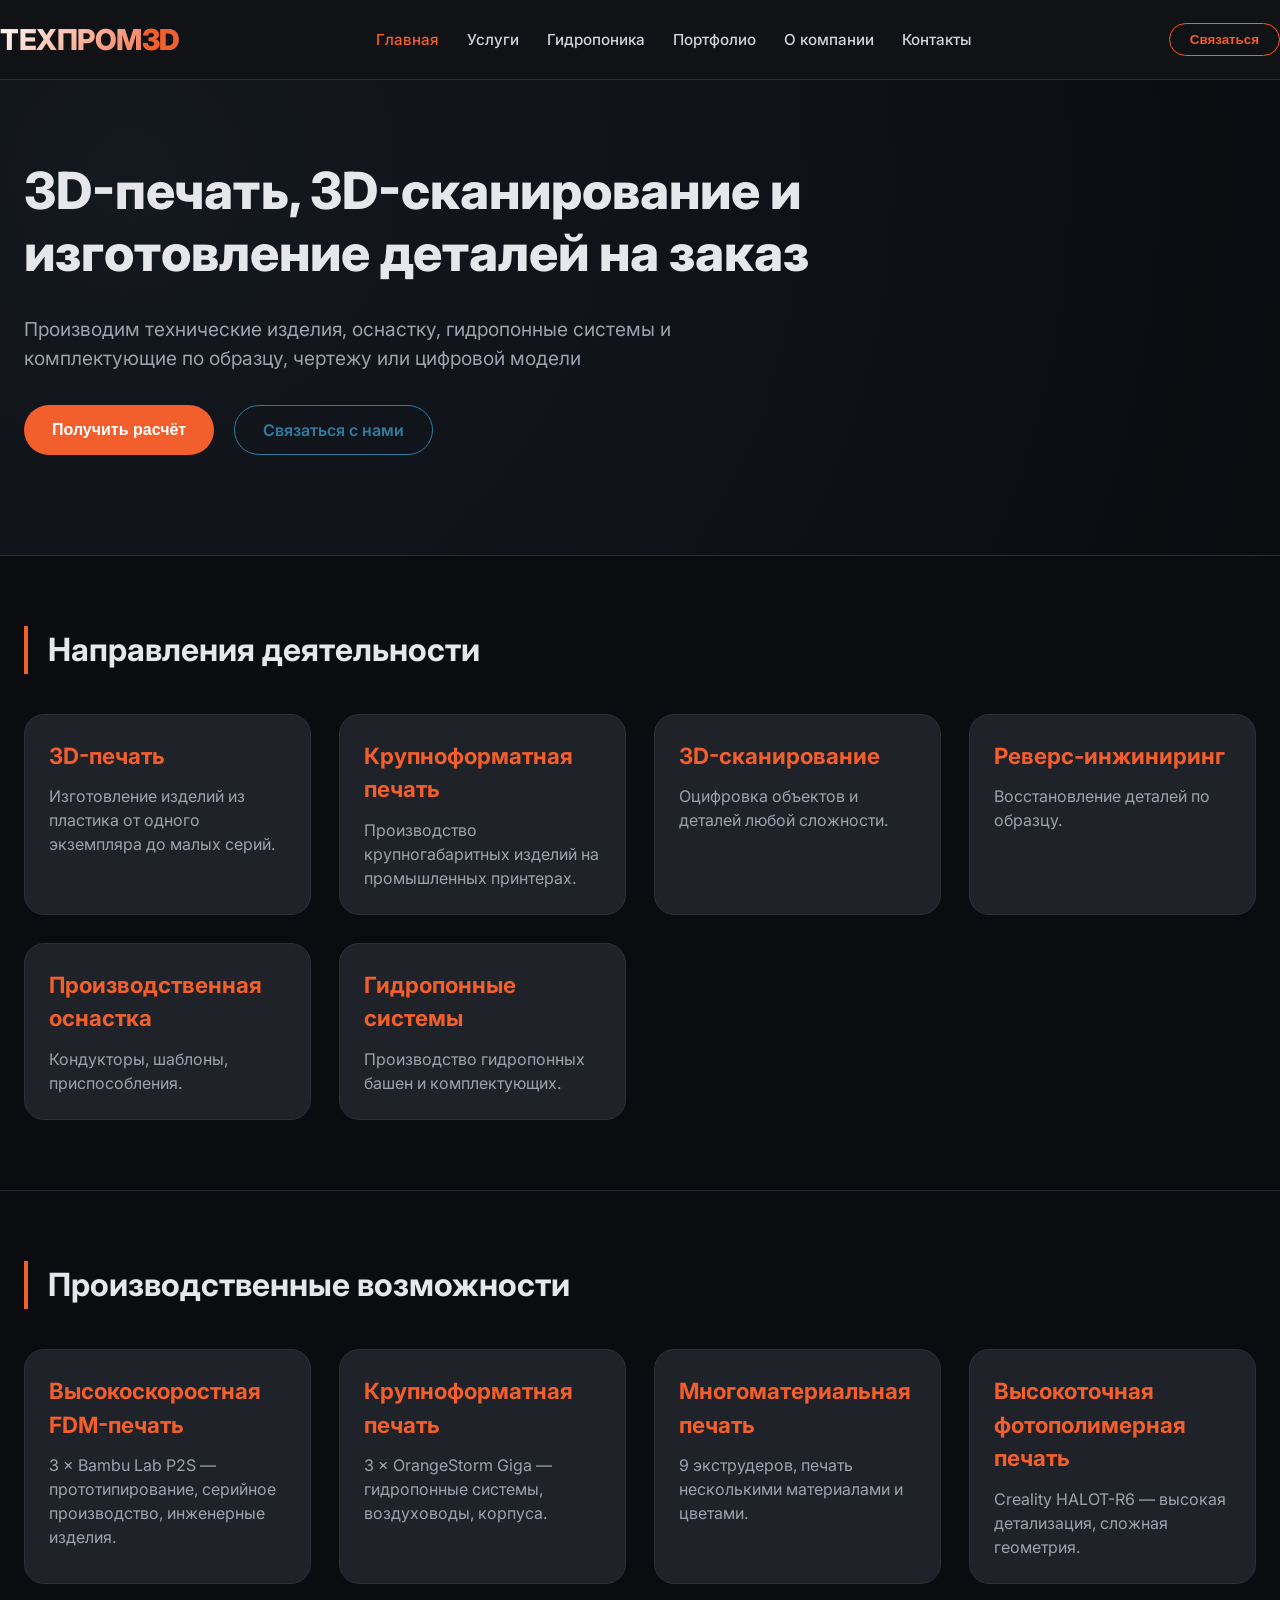
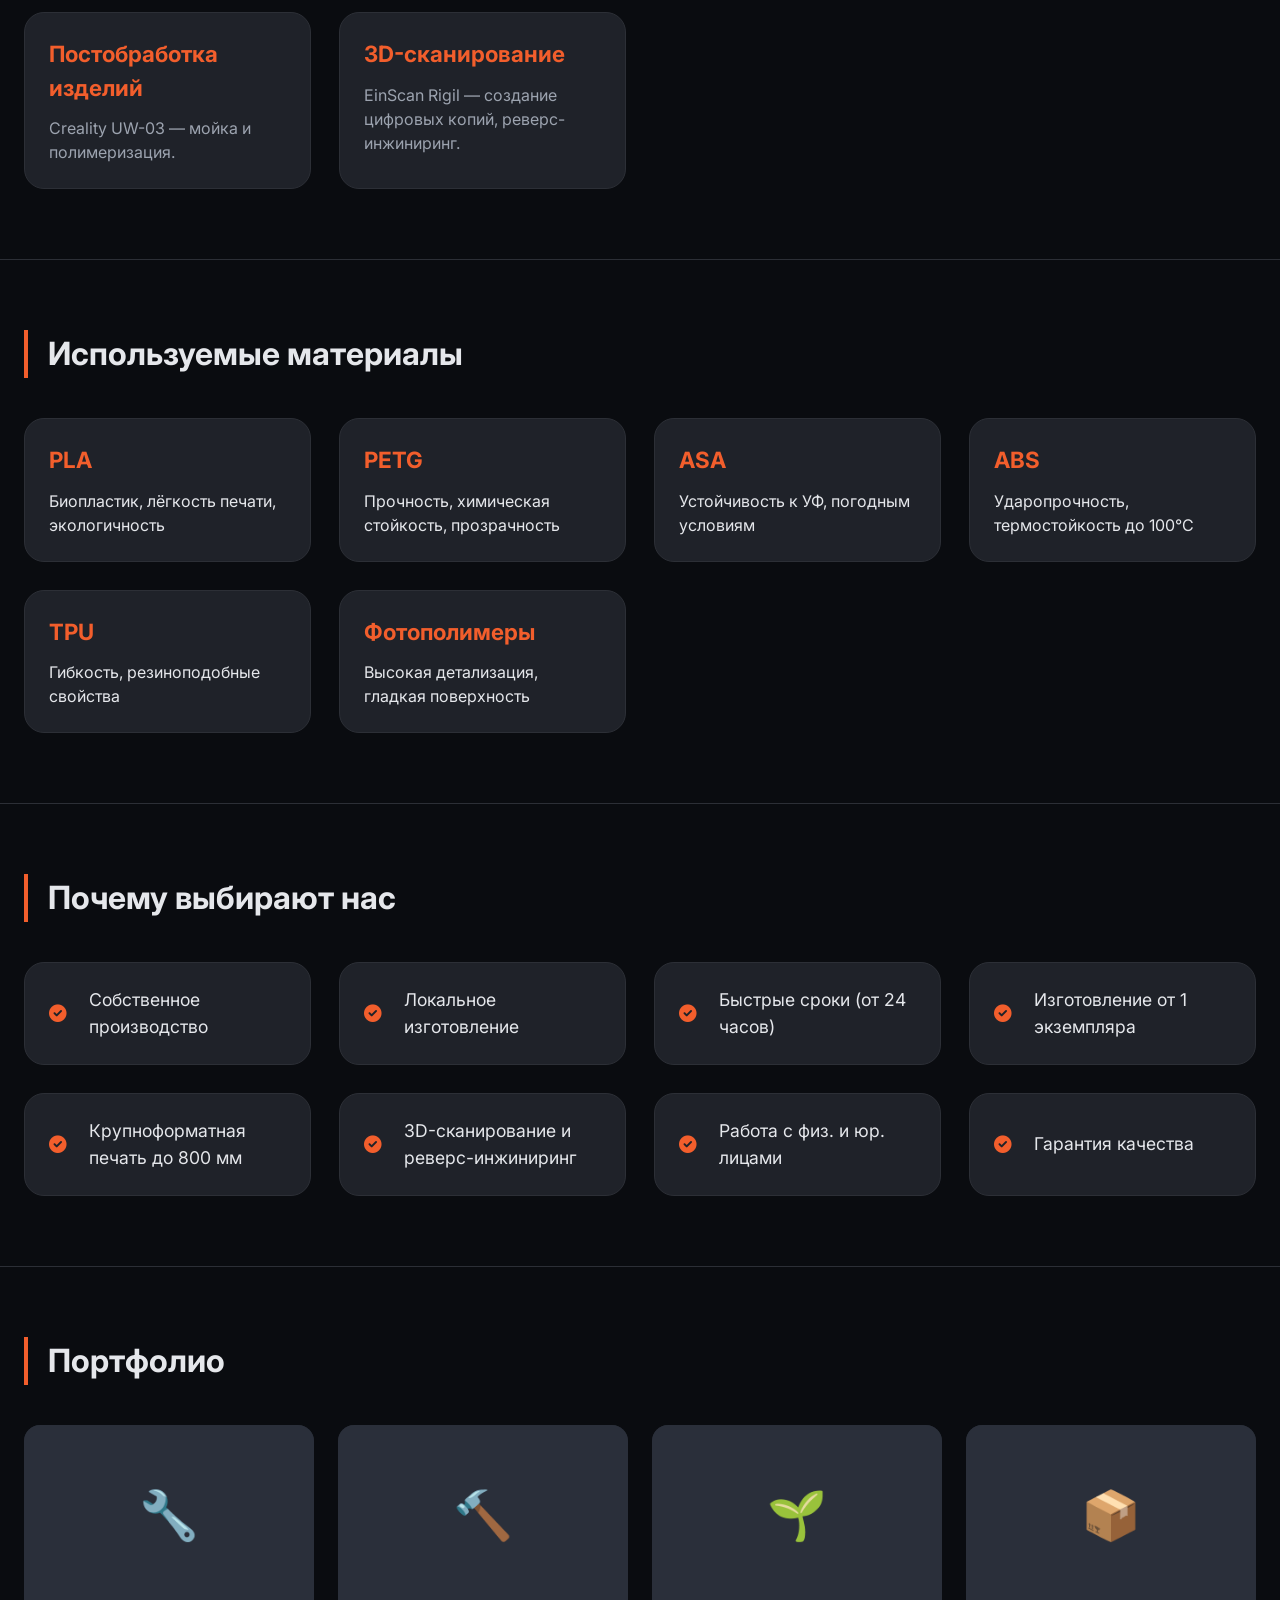
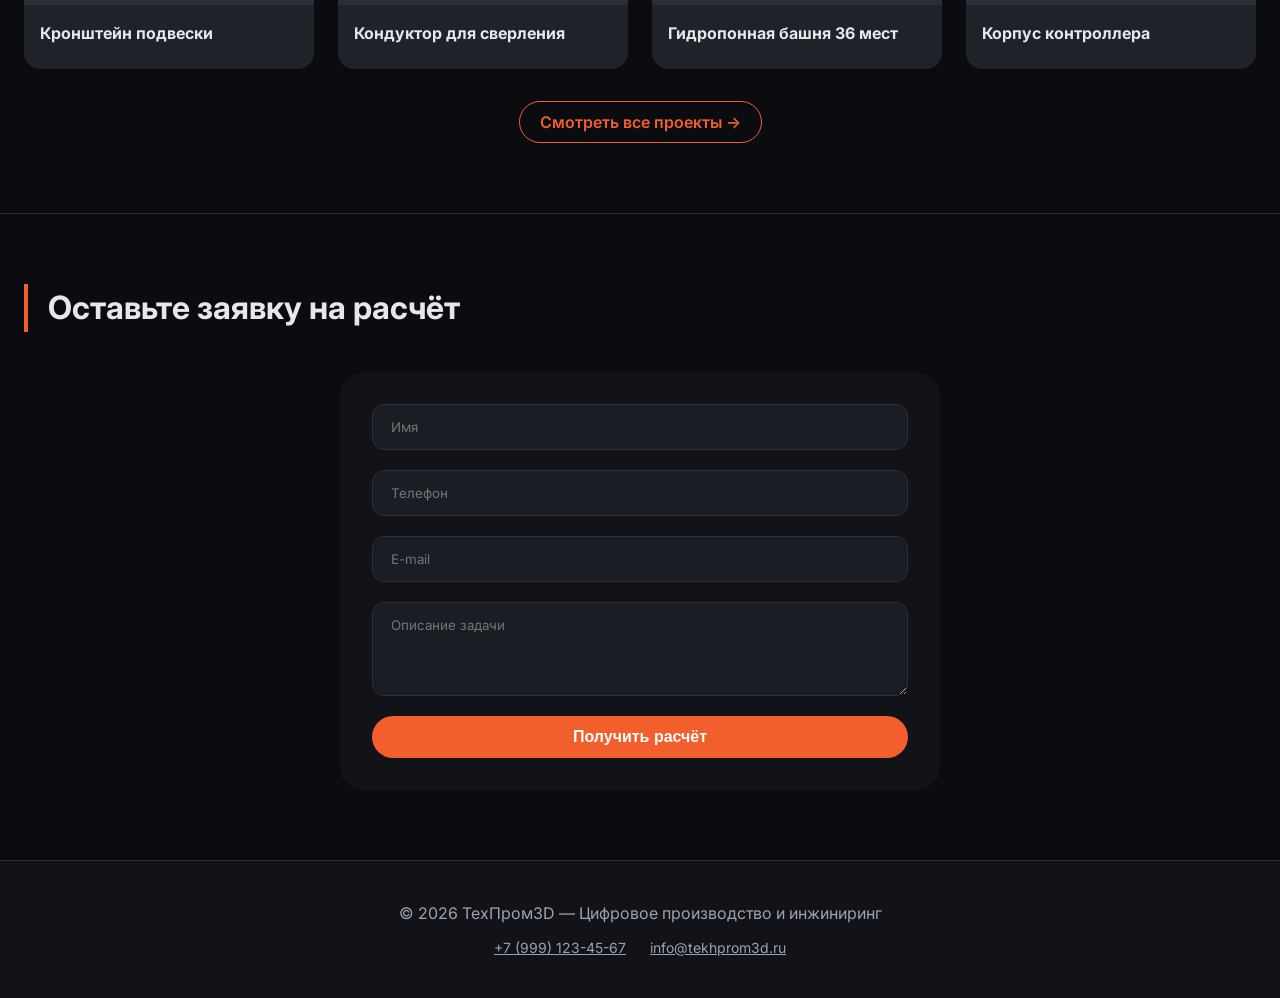
<file: index.html>
<!DOCTYPE html>
<html lang="ru">
<head>
    <meta charset="UTF-8">
    <meta name="viewport" content="width=device-width, initial-scale=1.0, user-scalable=yes">
    <title>ТехПром3D | 3D-печать и цифровое производство</title>
    <link rel="stylesheet" href="https://cdnjs.cloudflare.com/ajax/libs/font-awesome/6.0.0-beta3/css/all.min.css">
    <link href="https://fonts.googleapis.com/css2?family=Inter:opsz,wght@14..32,300;400;500;600;700;800&display=swap" rel="stylesheet">
    <link rel="stylesheet" href="style.css">
</head>
<body>
    <nav class="navbar">
        <div class="container nav-flex">
            <a href="index.html" class="logo">ТЕХПРОМ<span>3D</span></a>
            <ul class="nav-links">
                <li><a href="index.html" class="nav-link active">Главная</a></li>
                <li><a href="services.html" class="nav-link">Услуги</a></li>
                <li><a href="hydroponics.html" class="nav-link">Гидропоника</a></li>
                <li><a href="portfolio.html" class="nav-link">Портфолио</a></li>
                <li><a href="about.html" class="nav-link">О компании</a></li>
                <li><a href="contacts.html" class="nav-link">Контакты</a></li>
            </ul>
            <button class="btn-outline" id="callBtn">Связаться</button>
        </div>
    </nav>

    <main>
        <section class="hero">
            <div class="container hero-grid">
                <h1>3D-печать, 3D-сканирование и изготовление деталей на заказ</h1>
                <p class="hero-sub">Производим технические изделия, оснастку, гидропонные системы и комплектующие по образцу, чертежу или цифровой модели</p>
                <div class="hero-buttons">
                    <button class="btn-primary" id="getQuoteBtn">Получить расчёт</button>
                    <a href="contacts.html" class="btn-secondary">Связаться с нами</a>
                </div>
            </div>
        </section>

        <section class="directions">
            <div class="container">
                <h2 class="section-title">Направления деятельности</h2>
                <div class="cards-grid" id="directionsGrid"></div>
            </div>
        </section>

        <section class="capabilities">
            <div class="container">
                <h2 class="section-title">Производственные возможности</h2>
                <div class="capabilities-grid" id="capabilitiesGrid"></div>
            </div>
        </section>

        <section class="materials">
            <div class="container">
                <h2 class="section-title">Используемые материалы</h2>
                <div class="materials-grid" id="materialsGrid"></div>
            </div>
        </section>

        <section class="advantages">
            <div class="container">
                <h2 class="section-title">Почему выбирают нас</h2>
                <div class="advantages-grid" id="advantagesGrid"></div>
            </div>
        </section>

        <section class="portfolio-preview">
            <div class="container">
                <h2 class="section-title">Портфолио</h2>
                <div class="portfolio-grid" id="portfolioPreviewGrid"></div>
                <div class="text-center" style="margin-top: 32px;">
                    <a href="portfolio.html" class="btn-outline">Смотреть все проекты →</a>
                </div>
            </div>
        </section>

        <section class="request-form">
            <div class="container">
                <h2 class="section-title">Оставьте заявку на расчёт</h2>
                <form id="orderForm" class="form-card">
                    <input type="text" placeholder="Имя" id="name" required>
                    <input type="tel" placeholder="Телефон" id="phone" required>
                    <input type="email" placeholder="E-mail" id="email" required>
                    <textarea placeholder="Описание задачи" id="task" rows="4"></textarea>
                    <button type="submit" class="btn-primary">Получить расчёт</button>
                </form>
            </div>
        </section>
    </main>

    <footer>
        <div class="container">
            <p>© 2026 ТехПром3D — Цифровое производство и инжиниринг</p>
            <p style="margin-top: 12px; font-size: 14px;">
                <a href="tel:+79991234567" style="color: #9ca3af; margin: 0 10px;">+7 (999) 123-45-67</a>
                <a href="mailto:info@tekhprom3d.ru" style="color: #9ca3af; margin: 0 10px;">info@tekhprom3d.ru</a>
            </p>
        </div>
    </footer>

    <script src="script.js"></script>
</body>
</html>
</file>
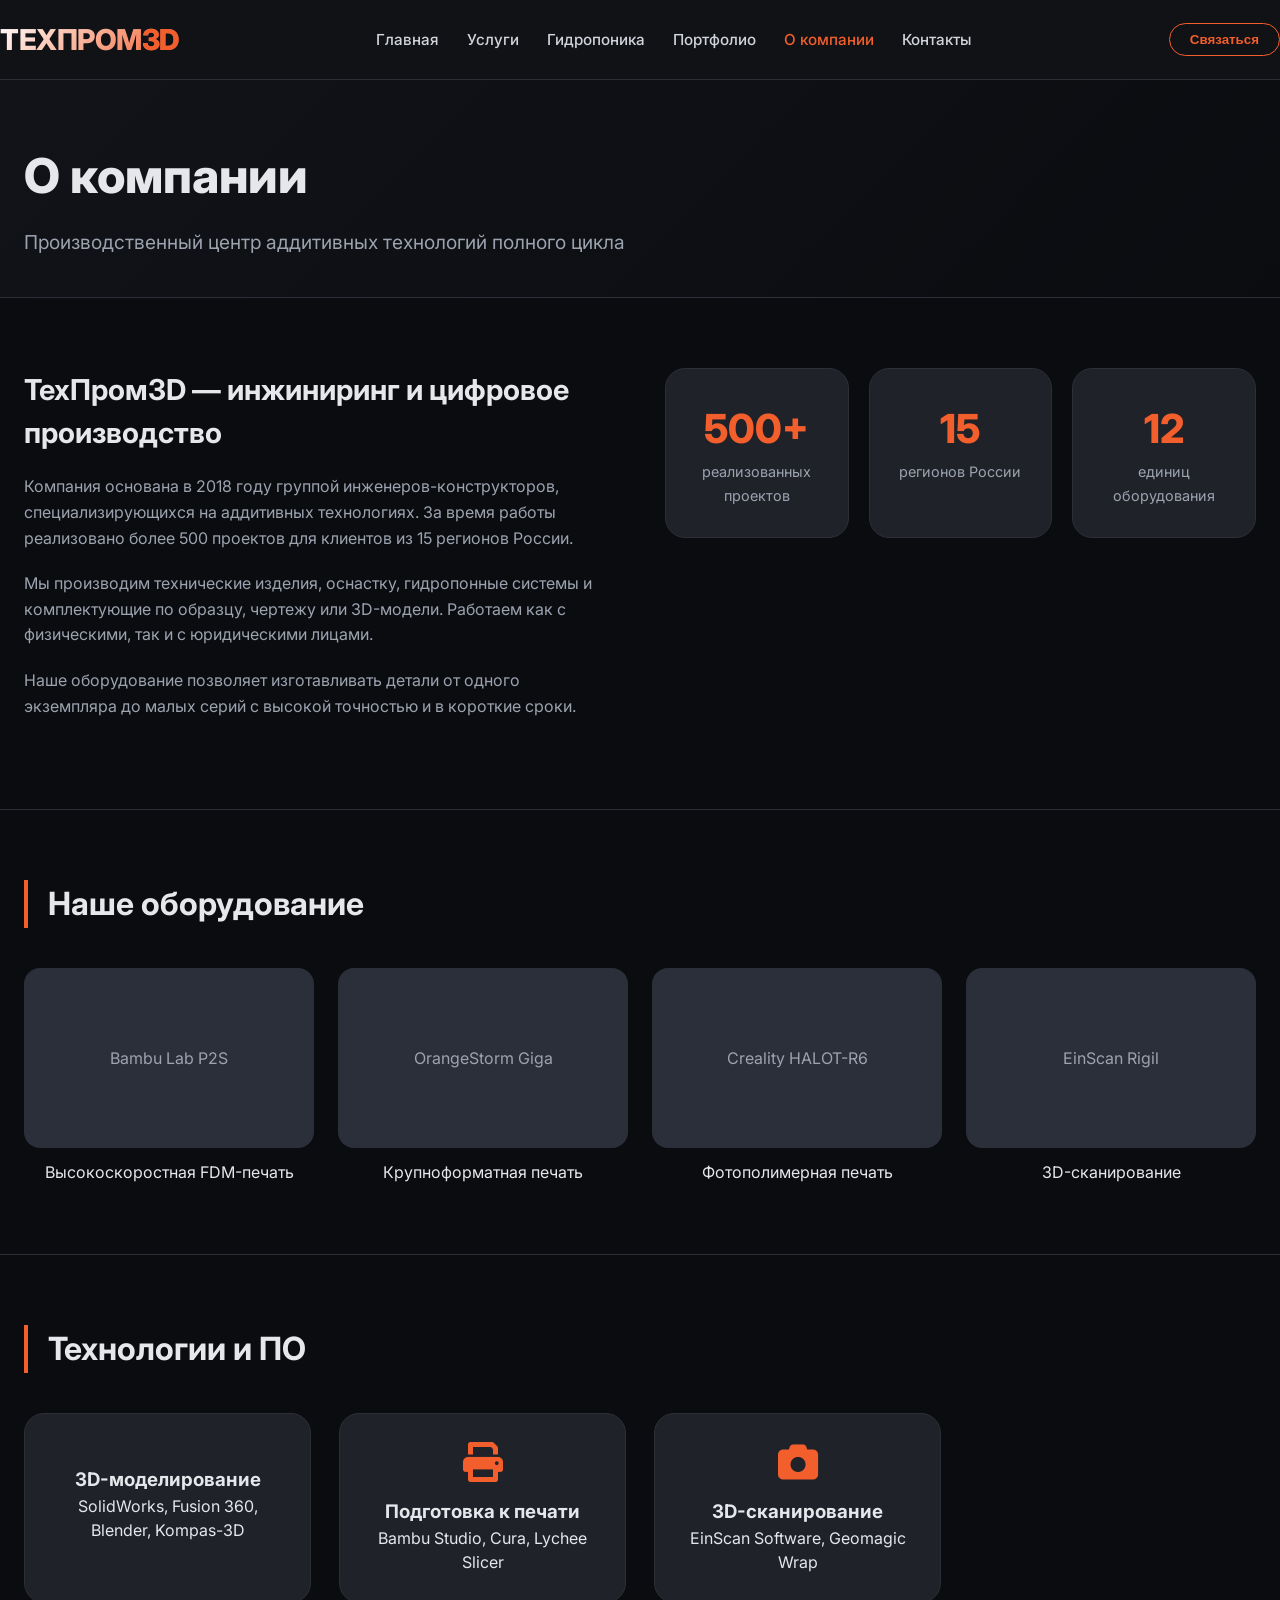
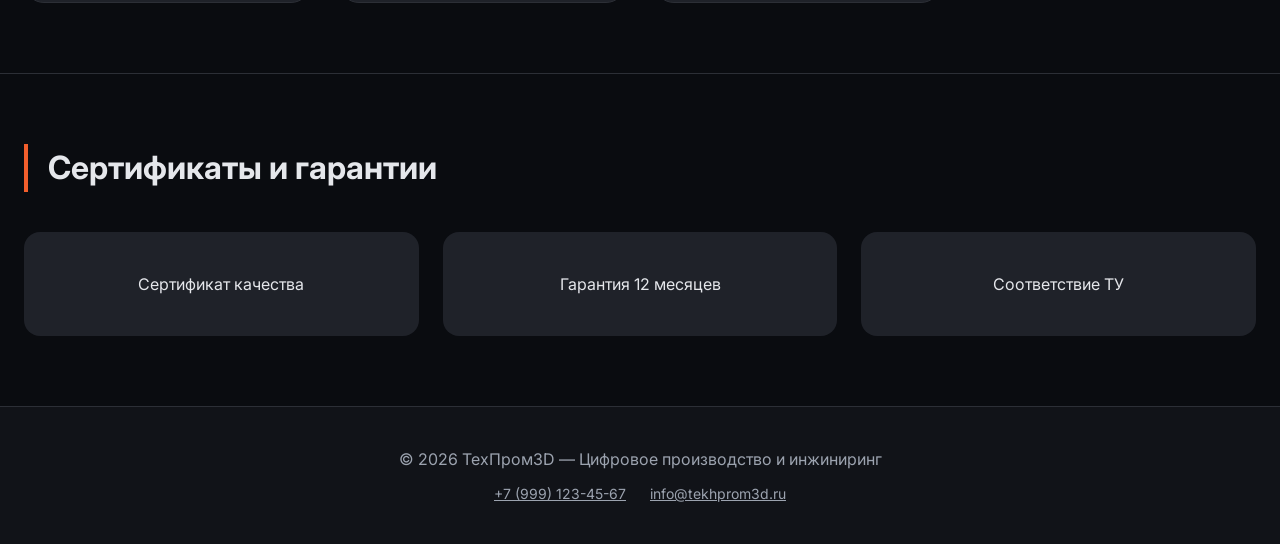
<file: about.html>
<!DOCTYPE html>
<html lang="ru">
<head>
    <meta charset="UTF-8">
    <meta name="viewport" content="width=device-width, initial-scale=1.0, user-scalable=yes">
    <title>О компании | ТехПром3D</title>
    <link rel="stylesheet" href="https://cdnjs.cloudflare.com/ajax/libs/font-awesome/6.0.0-beta3/css/all.min.css">
    <link href="https://fonts.googleapis.com/css2?family=Inter:opsz,wght@14..32,300;400;500;600;700;800&display=swap" rel="stylesheet">
    <link rel="stylesheet" href="style.css">
</head>
<body>
    <nav class="navbar">
        <div class="container nav-flex">
            <a href="index.html" class="logo">ТЕХПРОМ<span>3D</span></a>
            <ul class="nav-links">
                <li><a href="index.html" class="nav-link">Главная</a></li>
                <li><a href="services.html" class="nav-link">Услуги</a></li>
                <li><a href="hydroponics.html" class="nav-link">Гидропоника</a></li>
                <li><a href="portfolio.html" class="nav-link">Портфолио</a></li>
                <li><a href="about.html" class="nav-link active">О компании</a></li>
                <li><a href="contacts.html" class="nav-link">Контакты</a></li>
            </ul>
            <button class="btn-outline" id="callBtn">Связаться</button>
        </div>
    </nav>

    <main>
        <section class="page-header">
            <div class="container">
                <h1 class="page-title">О компании</h1>
                <p class="page-subtitle">Производственный центр аддитивных технологий полного цикла</p>
            </div>
        </section>

        <section class="about-main">
            <div class="container">
                <div class="about-grid">
                    <div class="about-text">
                        <h2>ТехПром3D — инжиниринг и цифровое производство</h2>
                        <p>Компания основана в 2018 году группой инженеров-конструкторов, специализирующихся на аддитивных технологиях. За время работы реализовано более 500 проектов для клиентов из 15 регионов России.</p>
                        <p>Мы производим технические изделия, оснастку, гидропонные системы и комплектующие по образцу, чертежу или 3D-модели. Работаем как с физическими, так и с юридическими лицами.</p>
                        <p>Наше оборудование позволяет изготавливать детали от одного экземпляра до малых серий с высокой точностью и в короткие сроки.</p>
                    </div>
                    <div class="about-stats">
                        <div class="stat-card">
                            <span class="stat-number">500+</span>
                            <span class="stat-label">реализованных проектов</span>
                        </div>
                        <div class="stat-card">
                            <span class="stat-number">15</span>
                            <span class="stat-label">регионов России</span>
                        </div>
                        <div class="stat-card">
                            <span class="stat-number">12</span>
                            <span class="stat-label">единиц оборудования</span>
                        </div>
                    </div>
                </div>
            </div>
        </section>

        <section class="equipment-gallery">
            <div class="container">
                <h2 class="section-title">Наше оборудование</h2>
                <div class="gallery-grid">
                    <div class="gallery-item">
                        <div class="gallery-placeholder">Bambu Lab P2S</div>
                        <p>Высокоскоростная FDM-печать</p>
                    </div>
                    <div class="gallery-item">
                        <div class="gallery-placeholder">OrangeStorm Giga</div>
                        <p>Крупноформатная печать</p>
                    </div>
                    <div class="gallery-item">
                        <div class="gallery-placeholder">Creality HALOT-R6</div>
                        <p>Фотополимерная печать</p>
                    </div>
                    <div class="gallery-item">
                        <div class="gallery-placeholder">EinScan Rigil</div>
                        <p>3D-сканирование</p>
                    </div>
                </div>
            </div>
        </section>

        <section class="tech-section">
            <div class="container">
                <h2 class="section-title">Технологии и ПО</h2>
                <div class="tech-grid">
                    <div class="tech-card">
                        <i class="fas fa-cad"></i>
                        <h3>3D-моделирование</h3>
                        <p>SolidWorks, Fusion 360, Blender, Kompas-3D</p>
                    </div>
                    <div class="tech-card">
                        <i class="fas fa-print"></i>
                        <h3>Подготовка к печати</h3>
                        <p>Bambu Studio, Cura, Lychee Slicer</p>
                    </div>
                    <div class="tech-card">
                        <i class="fas fa-camera"></i>
                        <h3>3D-сканирование</h3>
                        <p>EinScan Software, Geomagic Wrap</p>
                    </div>
                </div>
            </div>
        </section>

        <section class="certificates">
            <div class="container">
                <h2 class="section-title">Сертификаты и гарантии</h2>
                <div class="cert-grid">
                    <div class="cert-placeholder">Сертификат качества</div>
                    <div class="cert-placeholder">Гарантия 12 месяцев</div>
                    <div class="cert-placeholder">Соответствие ТУ</div>
                </div>
            </div>
        </section>
    </main>

    <footer>
        <div class="container">
            <p>© 2026 ТехПром3D — Цифровое производство и инжиниринг</p>
            <p style="margin-top: 12px; font-size: 14px;">
                <a href="tel:+79991234567" style="color: #9ca3af; margin: 0 10px;">+7 (999) 123-45-67</a>
                <a href="mailto:info@tekhprom3d.ru" style="color: #9ca3af; margin: 0 10px;">info@tekhprom3d.ru</a>
            </p>
        </div>
    </footer>

    <script src="script.js"></script>
</body>
</html>
</file>
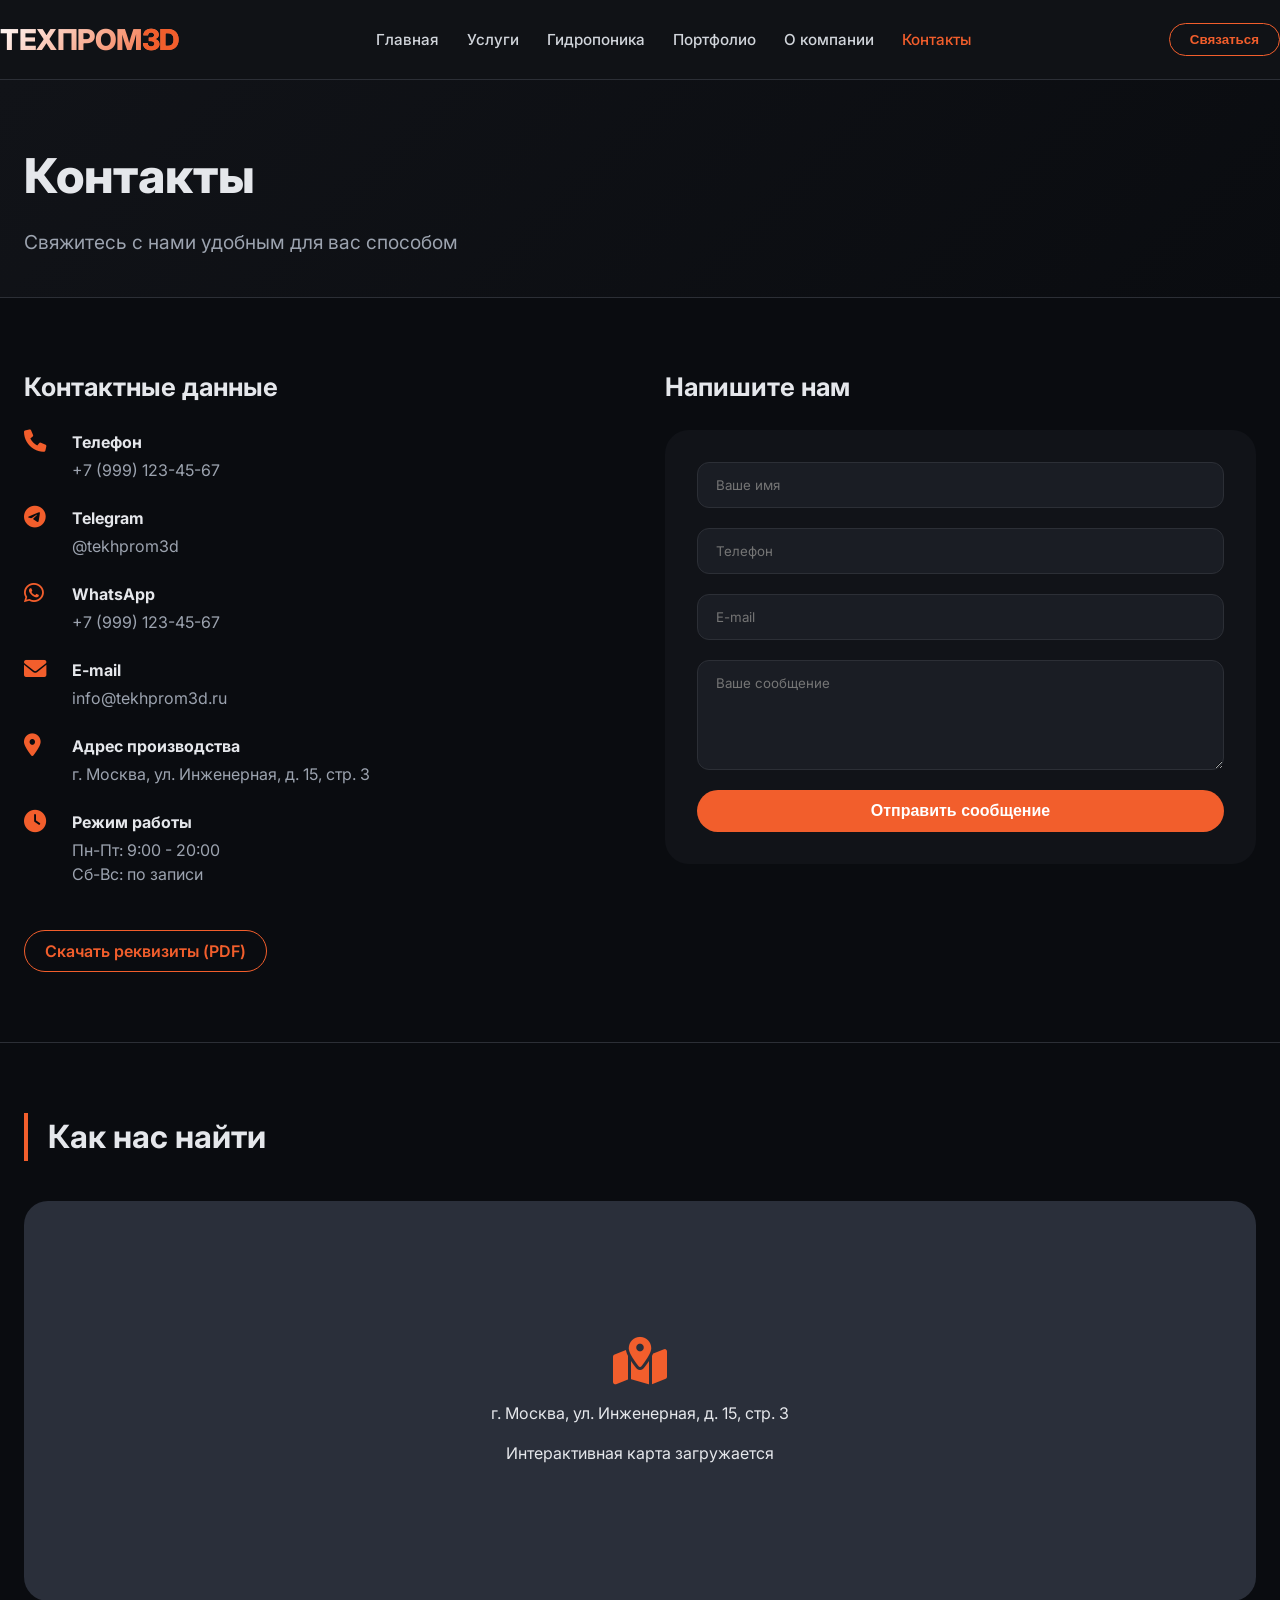
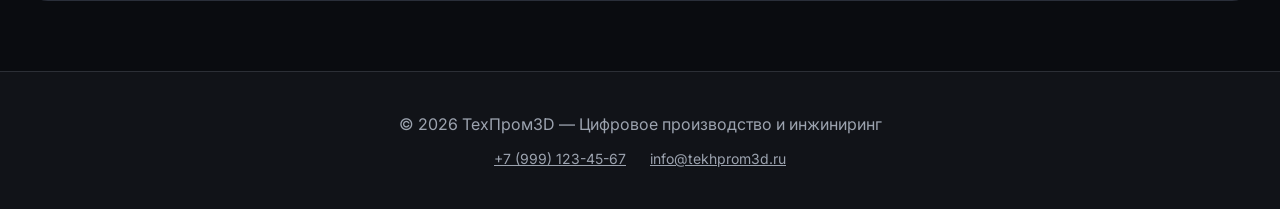
<file: contacts.html>
<!DOCTYPE html>
<html lang="ru">
<head>
    <meta charset="UTF-8">
    <meta name="viewport" content="width=device-width, initial-scale=1.0, user-scalable=yes">
    <title>Контакты | ТехПром3D</title>
    <link rel="stylesheet" href="https://cdnjs.cloudflare.com/ajax/libs/font-awesome/6.0.0-beta3/css/all.min.css">
    <link href="https://fonts.googleapis.com/css2?family=Inter:opsz,wght@14..32,300;400;500;600;700;800&display=swap" rel="stylesheet">
    <link rel="stylesheet" href="style.css">
</head>
<body>
    <nav class="navbar">
        <div class="container nav-flex">
            <a href="index.html" class="logo">ТЕХПРОМ<span>3D</span></a>
            <ul class="nav-links">
                <li><a href="index.html" class="nav-link">Главная</a></li>
                <li><a href="services.html" class="nav-link">Услуги</a></li>
                <li><a href="hydroponics.html" class="nav-link">Гидропоника</a></li>
                <li><a href="portfolio.html" class="nav-link">Портфолио</a></li>
                <li><a href="about.html" class="nav-link">О компании</a></li>
                <li><a href="contacts.html" class="nav-link active">Контакты</a></li>
            </ul>
            <button class="btn-outline" id="callBtn">Связаться</button>
        </div>
    </nav>

    <main>
        <section class="page-header">
            <div class="container">
                <h1 class="page-title">Контакты</h1>
                <p class="page-subtitle">Свяжитесь с нами удобным для вас способом</p>
            </div>
        </section>

        <section class="contacts-page">
            <div class="container">
                <div class="contacts-two-columns">
                    <div class="contacts-info-block">
                        <h2>Контактные данные</h2>
                        <div class="contact-item">
                            <i class="fas fa-phone"></i>
                            <div>
                                <strong>Телефон</strong>
                                <a href="tel:+79991234567">+7 (999) 123-45-67</a>
                            </div>
                        </div>
                        <div class="contact-item">
                            <i class="fab fa-telegram"></i>
                            <div>
                                <strong>Telegram</strong>
                                <a href="#">@tekhprom3d</a>
                            </div>
                        </div>
                        <div class="contact-item">
                            <i class="fab fa-whatsapp"></i>
                            <div>
                                <strong>WhatsApp</strong>
                                <a href="#">+7 (999) 123-45-67</a>
                            </div>
                        </div>
                        <div class="contact-item">
                            <i class="fas fa-envelope"></i>
                            <div>
                                <strong>E-mail</strong>
                                <a href="mailto:info@tekhprom3d.ru">info@tekhprom3d.ru</a>
                            </div>
                        </div>
                        <div class="contact-item">
                            <i class="fas fa-map-marker-alt"></i>
                            <div>
                                <strong>Адрес производства</strong>
                                <p>г. Москва, ул. Инженерная, д. 15, стр. 3</p>
                            </div>
                        </div>
                        <div class="contact-item">
                            <i class="fas fa-clock"></i>
                            <div>
                                <strong>Режим работы</strong>
                                <p>Пн-Пт: 9:00 - 20:00<br>Сб-Вс: по записи</p>
                            </div>
                        </div>
                        <a href="#" class="btn-outline" style="margin-top: 20px; display: inline-block;">Скачать реквизиты (PDF)</a>
                    </div>

                    <div class="contacts-form-block">
                        <h2>Напишите нам</h2>
                        <form id="contactsForm" class="contacts-form-custom">
                            <input type="text" placeholder="Ваше имя" id="contactName" required>
                            <input type="tel" placeholder="Телефон" required>
                            <input type="email" placeholder="E-mail" required>
                            <textarea placeholder="Ваше сообщение" rows="5" required></textarea>
                            <button type="submit" class="btn-primary">Отправить сообщение</button>
                        </form>
                    </div>
                </div>
            </div>
        </section>

        <section class="map-section">
            <div class="container">
                <h2 class="section-title">Как нас найти</h2>
                <div class="map-placeholder-large">
                    <i class="fas fa-map-marked-alt"></i>
                    <p>г. Москва, ул. Инженерная, д. 15, стр. 3</p>
                    <span>Интерактивная карта загружается</span>
                </div>
            </div>
        </section>
    </main>

    <footer>
        <div class="container">
            <p>© 2026 ТехПром3D — Цифровое производство и инжиниринг</p>
            <p style="margin-top: 12px; font-size: 14px;">
                <a href="tel:+79991234567" style="color: #9ca3af; margin: 0 10px;">+7 (999) 123-45-67</a>
                <a href="mailto:info@tekhprom3d.ru" style="color: #9ca3af; margin: 0 10px;">info@tekhprom3d.ru</a>
            </p>
        </div>
    </footer>

    <script src="script.js"></script>
</body>
</html>
</file>
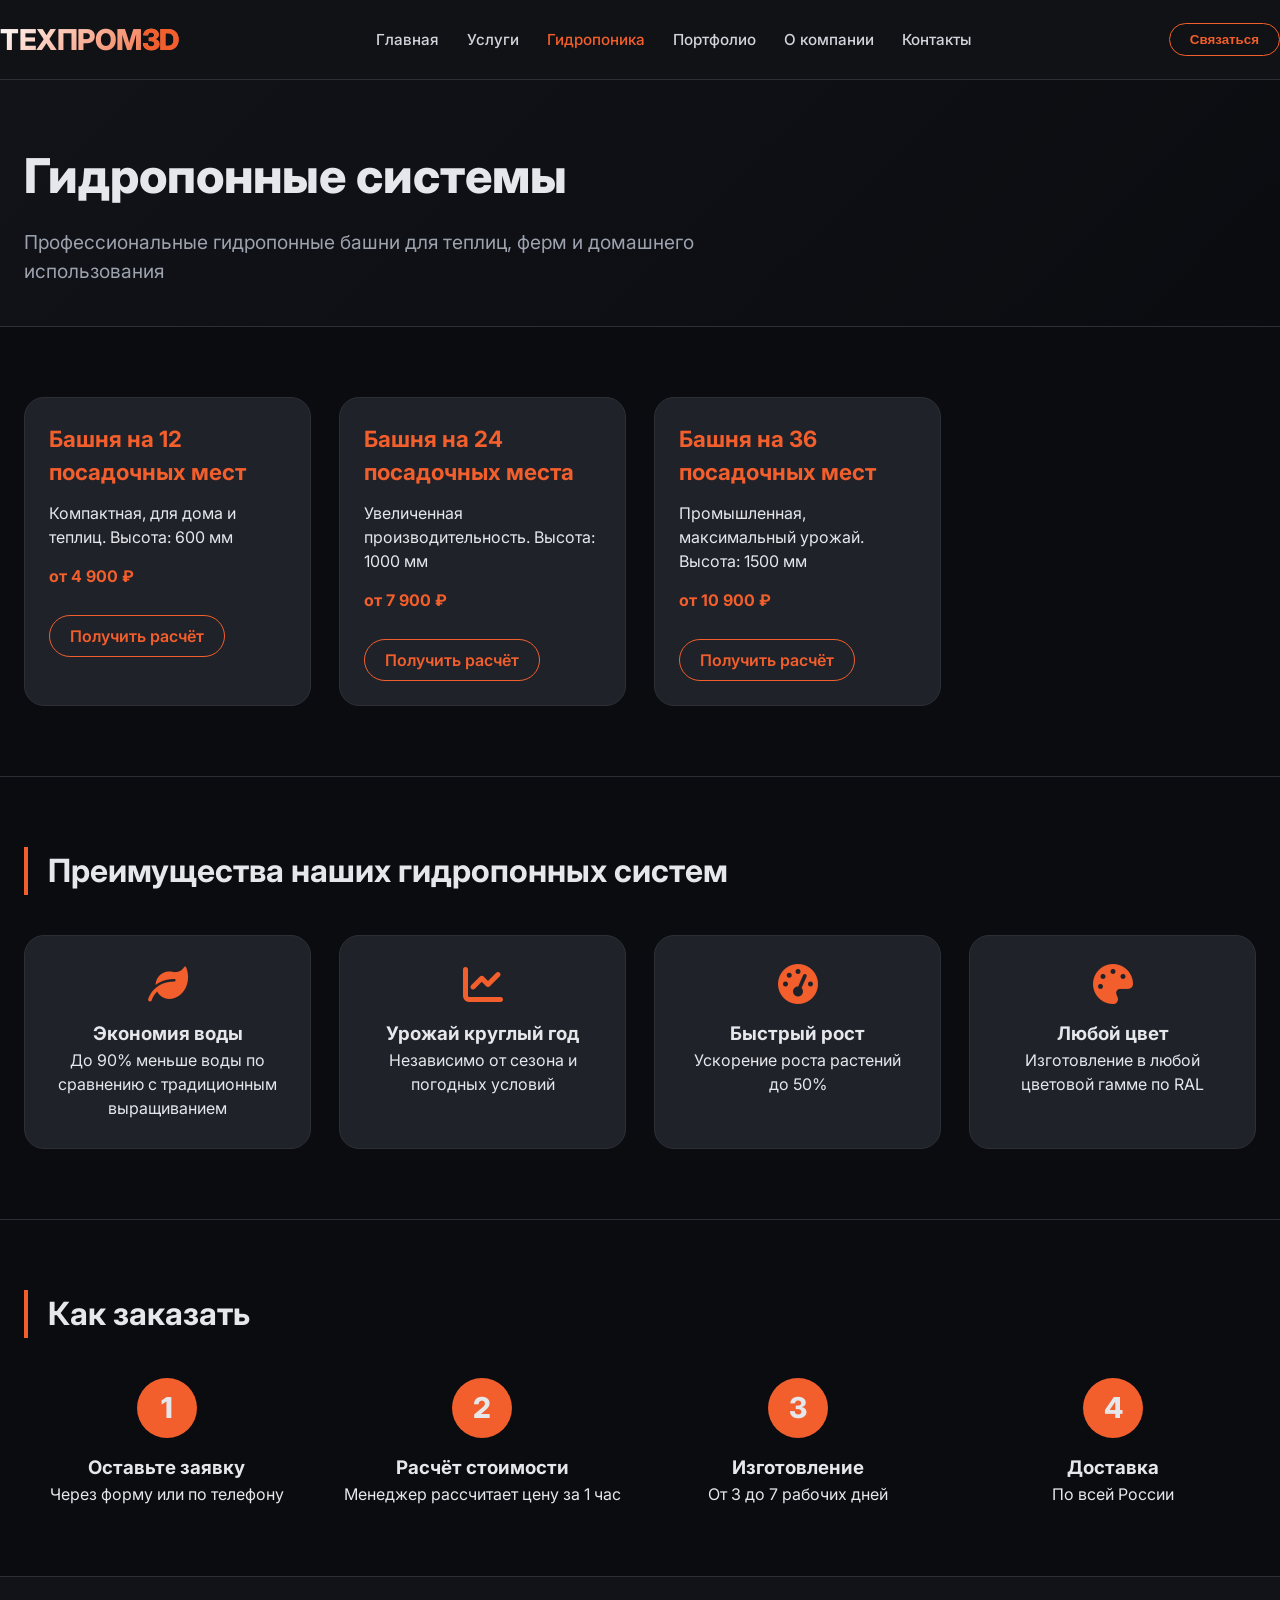
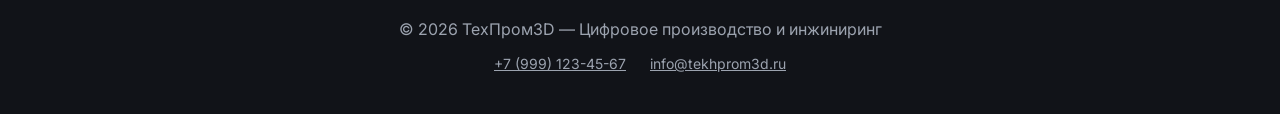
<file: hydroponics.html>
<!DOCTYPE html>
<html lang="ru">
<head>
    <meta charset="UTF-8">
    <meta name="viewport" content="width=device-width, initial-scale=1.0, user-scalable=yes">
    <title>Гидропонные системы | ТехПром3D</title>
    <link rel="stylesheet" href="https://cdnjs.cloudflare.com/ajax/libs/font-awesome/6.0.0-beta3/css/all.min.css">
    <link href="https://fonts.googleapis.com/css2?family=Inter:opsz,wght@14..32,300;400;500;600;700;800&display=swap" rel="stylesheet">
    <link rel="stylesheet" href="style.css">
</head>
<body>
    <nav class="navbar">
        <div class="container nav-flex">
            <a href="index.html" class="logo">ТЕХПРОМ<span>3D</span></a>
            <ul class="nav-links">
                <li><a href="index.html" class="nav-link">Главная</a></li>
                <li><a href="services.html" class="nav-link">Услуги</a></li>
                <li><a href="hydroponics.html" class="nav-link active">Гидропоника</a></li>
                <li><a href="portfolio.html" class="nav-link">Портфолио</a></li>
                <li><a href="about.html" class="nav-link">О компании</a></li>
                <li><a href="contacts.html" class="nav-link">Контакты</a></li>
            </ul>
            <button class="btn-outline" id="callBtn">Связаться</button>
        </div>
    </nav>

    <main>
        <section class="page-header">
            <div class="container">
                <h1 class="page-title">Гидропонные системы</h1>
                <p class="page-subtitle">Профессиональные гидропонные башни для теплиц, ферм и домашнего использования</p>
            </div>
        </section>

        <section class="hydroponics-catalog">
            <div class="container">
                <div class="hydroponics-grid" id="hydroponicsGrid"></div>
            </div>
        </section>

        <section class="hydroponics-advantages">
            <div class="container">
                <h2 class="section-title">Преимущества наших гидропонных систем</h2>
                <div class="benefits-grid">
                    <div class="benefit-item">
                        <i class="fas fa-leaf"></i>
                        <h3>Экономия воды</h3>
                        <p>До 90% меньше воды по сравнению с традиционным выращиванием</p>
                    </div>
                    <div class="benefit-item">
                        <i class="fas fa-chart-line"></i>
                        <h3>Урожай круглый год</h3>
                        <p>Независимо от сезона и погодных условий</p>
                    </div>
                    <div class="benefit-item">
                        <i class="fas fa-tachometer-alt"></i>
                        <h3>Быстрый рост</h3>
                        <p>Ускорение роста растений до 50%</p>
                    </div>
                    <div class="benefit-item">
                        <i class="fas fa-palette"></i>
                        <h3>Любой цвет</h3>
                        <p>Изготовление в любой цветовой гамме по RAL</p>
                    </div>
                </div>
            </div>
        </section>

        <section class="how-to-order">
            <div class="container">
                <h2 class="section-title">Как заказать</h2>
                <div class="order-steps">
                    <div class="step">
                        <div class="step-number">1</div>
                        <h3>Оставьте заявку</h3>
                        <p>Через форму или по телефону</p>
                    </div>
                    <div class="step">
                        <div class="step-number">2</div>
                        <h3>Расчёт стоимости</h3>
                        <p>Менеджер рассчитает цену за 1 час</p>
                    </div>
                    <div class="step">
                        <div class="step-number">3</div>
                        <h3>Изготовление</h3>
                        <p>От 3 до 7 рабочих дней</p>
                    </div>
                    <div class="step">
                        <div class="step-number">4</div>
                        <h3>Доставка</h3>
                        <p>По всей России</p>
                    </div>
                </div>
            </div>
        </section>
    </main>

    <footer>
        <div class="container">
            <p>© 2026 ТехПром3D — Цифровое производство и инжиниринг</p>
            <p style="margin-top: 12px; font-size: 14px;">
                <a href="tel:+79991234567" style="color: #9ca3af; margin: 0 10px;">+7 (999) 123-45-67</a>
                <a href="mailto:info@tekhprom3d.ru" style="color: #9ca3af; margin: 0 10px;">info@tekhprom3d.ru</a>
            </p>
        </div>
    </footer>

    <script src="script.js"></script>
</body>
</html>
</file>
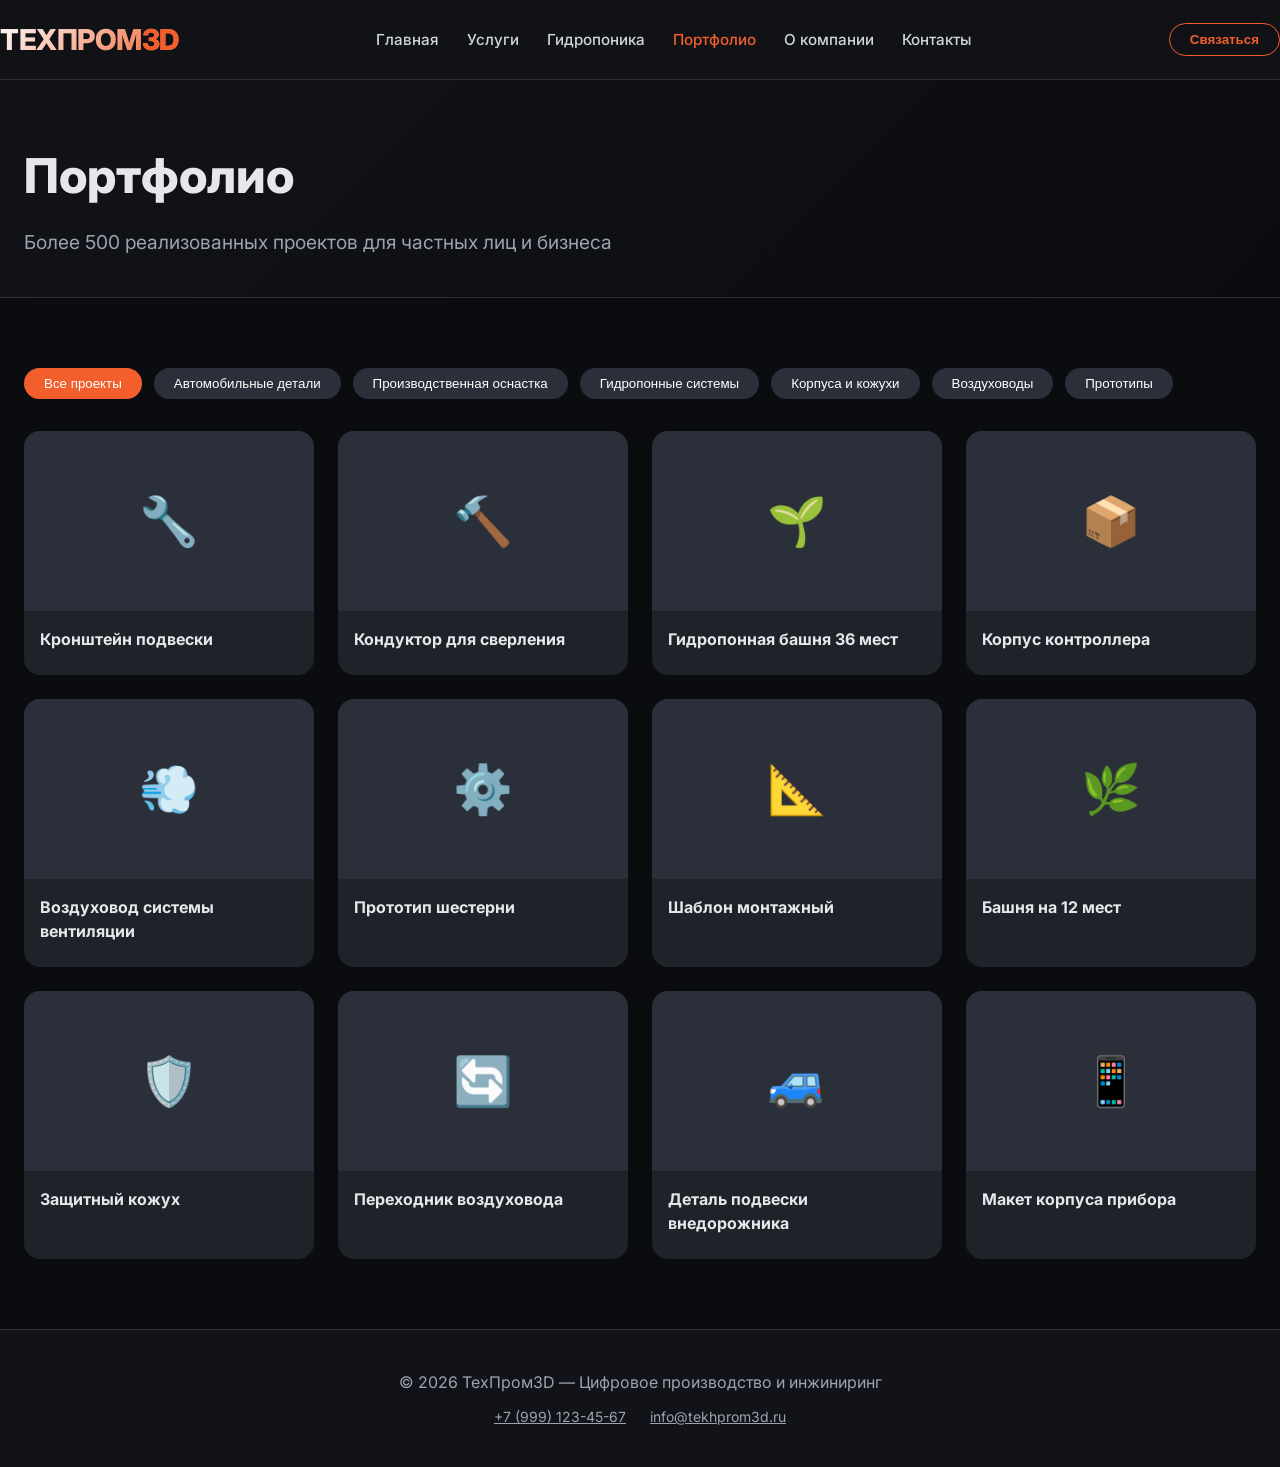
<file: portfolio.html>
<!DOCTYPE html>
<html lang="ru">
<head>
    <meta charset="UTF-8">
    <meta name="viewport" content="width=device-width, initial-scale=1.0, user-scalable=yes">
    <title>Портфолио | ТехПром3D - Наши работы</title>
    <link rel="stylesheet" href="https://cdnjs.cloudflare.com/ajax/libs/font-awesome/6.0.0-beta3/css/all.min.css">
    <link href="https://fonts.googleapis.com/css2?family=Inter:opsz,wght@14..32,300;400;500;600;700;800&display=swap" rel="stylesheet">
    <link rel="stylesheet" href="style.css">
</head>
<body>
    <nav class="navbar">
        <div class="container nav-flex">
            <a href="index.html" class="logo">ТЕХПРОМ<span>3D</span></a>
            <ul class="nav-links">
                <li><a href="index.html" class="nav-link">Главная</a></li>
                <li><a href="services.html" class="nav-link">Услуги</a></li>
                <li><a href="hydroponics.html" class="nav-link">Гидропоника</a></li>
                <li><a href="portfolio.html" class="nav-link active">Портфолио</a></li>
                <li><a href="about.html" class="nav-link">О компании</a></li>
                <li><a href="contacts.html" class="nav-link">Контакты</a></li>
            </ul>
            <button class="btn-outline" id="callBtn">Связаться</button>
        </div>
    </nav>

    <main>
        <section class="page-header">
            <div class="container">
                <h1 class="page-title">Портфолио</h1>
                <p class="page-subtitle">Более 500 реализованных проектов для частных лиц и бизнеса</p>
            </div>
        </section>

        <section class="portfolio-page">
            <div class="container">
                <div class="portfolio-filters">
                    <button class="filter-btn active" data-filter="all">Все проекты</button>
                    <button class="filter-btn" data-filter="auto">Автомобильные детали</button>
                    <button class="filter-btn" data-filter="tooling">Производственная оснастка</button>
                    <button class="filter-btn" data-filter="hydra">Гидропонные системы</button>
                    <button class="filter-btn" data-filter="cases">Корпуса и кожухи</button>
                    <button class="filter-btn" data-filter="ducts">Воздуховоды</button>
                    <button class="filter-btn" data-filter="prototypes">Прототипы</button>
                </div>
                <div class="portfolio-full-grid" id="portfolioFullGrid"></div>
            </div>
        </section>
    </main>

    <footer>
        <div class="container">
            <p>© 2026 ТехПром3D — Цифровое производство и инжиниринг</p>
            <p style="margin-top: 12px; font-size: 14px;">
                <a href="tel:+79991234567" style="color: #9ca3af; margin: 0 10px;">+7 (999) 123-45-67</a>
                <a href="mailto:info@tekhprom3d.ru" style="color: #9ca3af; margin: 0 10px;">info@tekhprom3d.ru</a>
            </p>
        </div>
    </footer>

    <script src="script.js"></script>
</body>
</html>
</file>
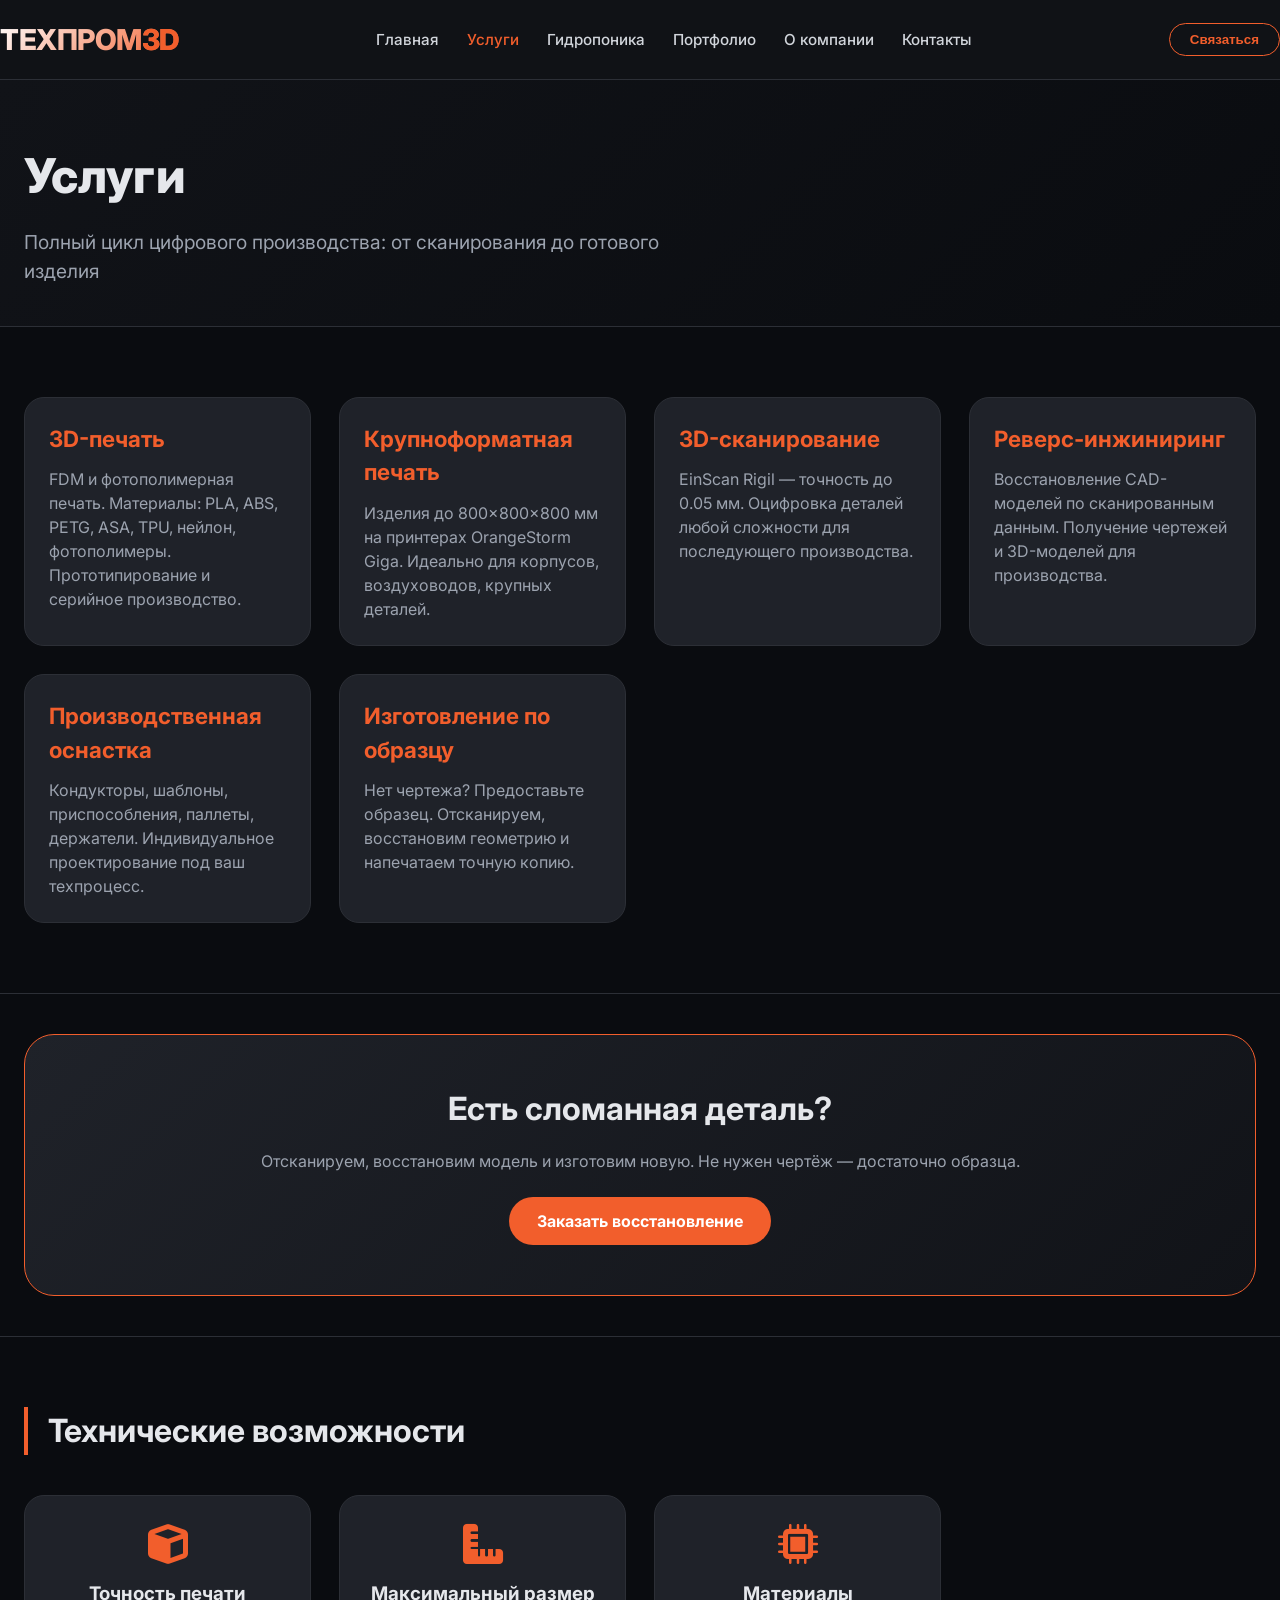
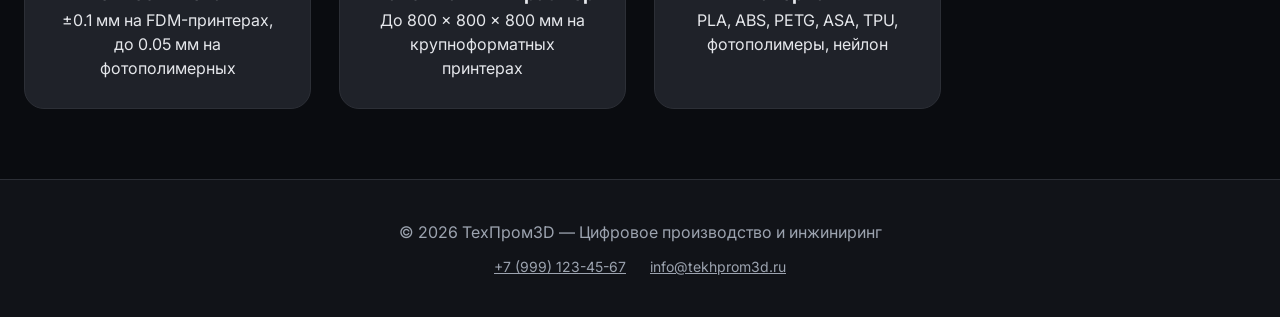
<file: services.html>
<!DOCTYPE html>
<html lang="ru">
<head>
    <meta charset="UTF-8">
    <meta name="viewport" content="width=device-width, initial-scale=1.0, user-scalable=yes">
    <title>Услуги | ТехПром3D - 3D-печать и цифровое производство</title>
    <link rel="stylesheet" href="https://cdnjs.cloudflare.com/ajax/libs/font-awesome/6.0.0-beta3/css/all.min.css">
    <link href="https://fonts.googleapis.com/css2?family=Inter:opsz,wght@14..32,300;400;500;600;700;800&display=swap" rel="stylesheet">
    <link rel="stylesheet" href="style.css">
</head>
<body>
    <nav class="navbar">
        <div class="container nav-flex">
            <a href="index.html" class="logo">ТЕХПРОМ<span>3D</span></a>
            <ul class="nav-links">
                <li><a href="index.html" class="nav-link">Главная</a></li>
                <li><a href="services.html" class="nav-link active">Услуги</a></li>
                <li><a href="hydroponics.html" class="nav-link">Гидропоника</a></li>
                <li><a href="portfolio.html" class="nav-link">Портфолио</a></li>
                <li><a href="about.html" class="nav-link">О компании</a></li>
                <li><a href="contacts.html" class="nav-link">Контакты</a></li>
            </ul>
            <button class="btn-outline" id="callBtn">Связаться</button>
        </div>
    </nav>

    <main>
        <section class="page-header">
            <div class="container">
                <h1 class="page-title">Услуги</h1>
                <p class="page-subtitle">Полный цикл цифрового производства: от сканирования до готового изделия</p>
            </div>
        </section>

        <section class="services-detailed">
            <div class="container">
                <div class="services-full-grid" id="servicesFullGrid"></div>
            </div>
        </section>

        <section class="repair-block">
            <div class="container">
                <div class="repair-card">
                    <h3>Есть сломанная деталь?</h3>
                    <p>Отсканируем, восстановим модель и изготовим новую. Не нужен чертёж — достаточно образца.</p>
                    <a href="contacts.html" class="btn-primary">Заказать восстановление</a>
                </div>
            </div>
        </section>

        <section class="tech-specs">
            <div class="container">
                <h2 class="section-title">Технические возможности</h2>
                <div class="specs-grid">
                    <div class="spec-card">
                        <i class="fas fa-cube"></i>
                        <h3>Точность печати</h3>
                        <p>±0.1 мм на FDM-принтерах, до 0.05 мм на фотополимерных</p>
                    </div>
                    <div class="spec-card">
                        <i class="fas fa-ruler-combined"></i>
                        <h3>Максимальный размер</h3>
                        <p>До 800 × 800 × 800 мм на крупноформатных принтерах</p>
                    </div>
                    <div class="spec-card">
                        <i class="fas fa-microchip"></i>
                        <h3>Материалы</h3>
                        <p>PLA, ABS, PETG, ASA, TPU, фотополимеры, нейлон</p>
                    </div>
                </div>
            </div>
        </section>
    </main>

    <footer>
        <div class="container">
            <p>© 2026 ТехПром3D — Цифровое производство и инжиниринг</p>
            <p style="margin-top: 12px; font-size: 14px;">
                <a href="tel:+79991234567" style="color: #9ca3af; margin: 0 10px;">+7 (999) 123-45-67</a>
                <a href="mailto:info@tekhprom3d.ru" style="color: #9ca3af; margin: 0 10px;">info@tekhprom3d.ru</a>
            </p>
        </div>
    </footer>

    <script src="script.js"></script>
</body>
</html>
</file>
<file: style.css>
/* style.css - Промышленный стиль для ТехПром3D */
/* С вендорными префиксами для максимальной совместимости */

* {
    margin: 0;
    padding: 0;
    box-sizing: border-box;
}

body {
    font-family: 'Inter', sans-serif;
    background-color: #0a0c10;
    color: #e5e7eb;
    scroll-behavior: smooth;
    line-height: 1.5;
}

:root {
    --graphite: #1f2229;
    --dark-graphite: #111318;
    --charcoal: #2a2f3a;
    --orange-accent: #f25e2c;
    --blue-accent: #2c7da0;
    --white-pure: #ffffff;
    --gray-light: #9ca3af;
    --border-dim: #2c2f36;
}

.container {
    max-width: 1280px;
    margin: 0 auto;
    padding: 0 24px;
}

/* Навигация */
.navbar {
    background: rgba(17, 19, 24, 0.95);
    -webkit-backdrop-filter: blur(12px);
    backdrop-filter: blur(12px);
    border-bottom: 1px solid var(--border-dim);
    position: -webkit-sticky;
    position: sticky;
    top: 0;
    z-index: 1000;
}

.nav-flex {
    display: -webkit-box;
    display: -ms-flexbox;
    display: flex;
    -webkit-box-pack: justify;
    -ms-flex-pack: justify;
    justify-content: space-between;
    -webkit-box-align: center;
    -ms-flex-align: center;
    align-items: center;
    padding: 18px 0;
    -ms-flex-wrap: wrap;
    flex-wrap: wrap;
    gap: 16px;
}

.logo {
    font-size: 1.8rem;
    font-weight: 800;
    letter-spacing: -0.5px;
    background: -webkit-linear-gradient(135deg, #fff, #f25e2c);
    background: linear-gradient(135deg, #fff, #f25e2c);
    -webkit-background-clip: text;
    background-clip: text;
    color: transparent;
    text-decoration: none;
}

.logo span {
    color: #f25e2c;
    background: none;
    -webkit-background-clip: unset;
    background-clip: unset;
}

.nav-links {
    display: -webkit-box;
    display: -ms-flexbox;
    display: flex;
    gap: 28px;
    list-style: none;
    -ms-flex-wrap: wrap;
    flex-wrap: wrap;
}

.nav-links a {
    color: #d1d5db;
    text-decoration: none;
    font-weight: 500;
    -webkit-transition: 0.2s;
    -o-transition: 0.2s;
    transition: 0.2s;
    font-size: 0.95rem;
}

.nav-links a:hover,
.nav-links a.active {
    color: #f25e2c;
}

.btn-outline {
    border: 1.5px solid #f25e2c;
    background: transparent;
    padding: 8px 20px;
    border-radius: 40px;
    color: #f25e2c;
    font-weight: 600;
    cursor: pointer;
    -webkit-transition: 0.3s;
    -o-transition: 0.3s;
    transition: 0.3s;
    text-decoration: none;
    display: inline-block;
}

.btn-outline:hover {
    background: #f25e2c;
    color: #fff;
}

.btn-primary {
    background: #f25e2c;
    border: none;
    padding: 12px 28px;
    border-radius: 40px;
    font-weight: 700;
    color: #fff;
    cursor: pointer;
    -webkit-transition: 0.2s;
    -o-transition: 0.2s;
    transition: 0.2s;
    font-size: 1rem;
    text-decoration: none;
    display: inline-block;
}

.btn-primary:hover {
    background: #d94c1a;
    -webkit-transform: translateY(-2px);
    -ms-transform: translateY(-2px);
    transform: translateY(-2px);
}

.btn-secondary {
    background: transparent;
    border: 1px solid #2c7da0;
    padding: 12px 28px;
    border-radius: 40px;
    color: #2c7da0;
    font-weight: 600;
    cursor: pointer;
    -webkit-transition: 0.2s;
    -o-transition: 0.2s;
    transition: 0.2s;
    text-decoration: none;
    display: inline-block;
}

.btn-secondary:hover {
    background: #2c7da0;
    color: #fff;
}

/* Hero секция */
.hero {
    padding: 80px 0 100px;
    background: -webkit-radial-gradient(circle at 10% 20%, #14181f, #0a0c10);
    background: -o-radial-gradient(circle at 10% 20%, #14181f, #0a0c10);
    background: radial-gradient(circle at 10% 20%, #14181f, #0a0c10);
}

.hero-grid {
    display: -webkit-box;
    display: -ms-flexbox;
    display: flex;
    -webkit-box-orient: vertical;
    -webkit-box-direction: normal;
    -ms-flex-direction: column;
    flex-direction: column;
    gap: 32px;
}

.hero h1 {
    font-size: 3.2rem;
    font-weight: 800;
    line-height: 1.2;
    max-width: 850px;
}

.hero-sub {
    font-size: 1.2rem;
    color: #9ca3af;
    max-width: 650px;
}

.hero-buttons {
    display: -webkit-box;
    display: -ms-flexbox;
    display: flex;
    gap: 20px;
    -ms-flex-wrap: wrap;
    flex-wrap: wrap;
}

/* Заголовки секций */
.section-title {
    font-size: 2rem;
    font-weight: 700;
    margin-bottom: 40px;
    border-left: 4px solid #f25e2c;
    padding-left: 20px;
}

.page-header {
    padding: 60px 0 40px;
    background: -webkit-linear-gradient(135deg, #111318, #0a0c10);
    background: -o-linear-gradient(135deg, #111318, #0a0c10);
    background: linear-gradient(135deg, #111318, #0a0c10);
}

.page-title {
    font-size: 3rem;
    font-weight: 800;
    margin-bottom: 16px;
}

.page-subtitle {
    font-size: 1.2rem;
    color: #9ca3af;
    max-width: 700px;
}

section {
    padding: 70px 0;
    border-bottom: 1px solid #2c2f36;
}

/* Сетки карточек */
.cards-grid,
.capabilities-grid,
.materials-grid,
.advantages-grid,
.services-full-grid,
.hydroponics-grid {
    display: -ms-grid;
    display: grid;
    grid-template-columns: repeat(auto-fill, minmax(280px, 1fr));
    gap: 28px;
}

.card,
.capability-card,
.material-card,
.advantage-card,
.service-card,
.hydroponic-card {
    background: #1f2229;
    border-radius: 20px;
    padding: 24px;
    -webkit-transition: 0.25s;
    -o-transition: 0.25s;
    transition: 0.25s;
    border: 1px solid #2c2f36;
}

.card:hover,
.capability-card:hover,
.service-card:hover,
.hydroponic-card:hover {
    -webkit-transform: translateY(-5px);
    -ms-transform: translateY(-5px);
    transform: translateY(-5px);
    border-color: #f25e2c;
}

.card h3,
.capability-card h3,
.material-card h3,
.service-card h3,
.hydroponic-card h3 {
    font-size: 1.4rem;
    margin-bottom: 12px;
    color: #f25e2c;
}

.card p,
.capability-card p,
.service-card p {
    color: #9ca3af;
    line-height: 1.5;
}

.advantage-card {
    display: -webkit-box;
    display: -ms-flexbox;
    display: flex;
    -webkit-box-align: center;
    -ms-flex-align: center;
    align-items: center;
    gap: 12px;
    font-size: 1.1rem;
}

/* Портфолио */
.portfolio-filters {
    display: -webkit-box;
    display: -ms-flexbox;
    display: flex;
    gap: 12px;
    -ms-flex-wrap: wrap;
    flex-wrap: wrap;
    margin-bottom: 32px;
}

.filter-btn {
    background: #2a2f3a;
    border: none;
    padding: 8px 20px;
    border-radius: 40px;
    color: #fff;
    cursor: pointer;
    -webkit-transition: 0.2s;
    -o-transition: 0.2s;
    transition: 0.2s;
}

.filter-btn.active,
.filter-btn:hover {
    background: #f25e2c;
}

.portfolio-grid,
.portfolio-full-grid {
    display: -ms-grid;
    display: grid;
    grid-template-columns: repeat(auto-fill, minmax(260px, 1fr));
    gap: 24px;
}

.portfolio-item {
    background: #1f2229;
    border-radius: 16px;
    overflow: hidden;
    -webkit-transition: 0.2s;
    -o-transition: 0.2s;
    transition: 0.2s;
}

.portfolio-item:hover {
    -webkit-transform: translateY(-5px);
    -ms-transform: translateY(-5px);
    transform: translateY(-5px);
}

.portfolio-item .portfolio-img {
    width: 100%;
    height: 180px;
    background: #2a2f3a;
    display: -webkit-box;
    display: -ms-flexbox;
    display: flex;
    -webkit-box-align: center;
    -ms-flex-align: center;
    align-items: center;
    -webkit-box-pack: center;
    -ms-flex-pack: center;
    justify-content: center;
    color: #9ca3af;
}

.portfolio-item .info {
    padding: 16px;
}

.portfolio-item h4 {
    margin-bottom: 8px;
}

/* Формы */
.form-card,
.contacts-form-custom {
    background: #111318;
    padding: 32px;
    border-radius: 24px;
    display: -webkit-box;
    display: -ms-flexbox;
    display: flex;
    -webkit-box-orient: vertical;
    -webkit-box-direction: normal;
    -ms-flex-direction: column;
    flex-direction: column;
    gap: 20px;
    max-width: 600px;
    margin: 0 auto;
}

.form-card input,
.form-card textarea,
.contacts-form-custom input,
.contacts-form-custom textarea {
    background: #1a1d24;
    border: 1px solid #2c2f36;
    padding: 14px 18px;
    border-radius: 12px;
    color: white;
    font-family: inherit;
}

/* О компании */
.about-grid {
    display: -ms-grid;
    display: grid;
    -ms-grid-columns: 1fr 50px 1fr;
    grid-template-columns: 1fr 1fr;
    gap: 50px;
    -webkit-box-align: start;
    -ms-flex-align: start;
    align-items: start;
}

.about-text h2 {
    font-size: 1.8rem;
    margin-bottom: 20px;
}

.about-text p {
    margin-bottom: 20px;
    color: #9ca3af;
    line-height: 1.6;
}

.about-stats {
    display: -ms-grid;
    display: grid;
    -ms-grid-columns: 1fr 20px 1fr 20px 1fr;
    grid-template-columns: repeat(3, 1fr);
    gap: 20px;
}

.stat-card {
    background: #1f2229;
    padding: 30px 20px;
    text-align: center;
    border-radius: 20px;
    border: 1px solid #2c2f36;
}

.stat-number {
    font-size: 2.5rem;
    font-weight: 800;
    color: #f25e2c;
    display: block;
}

.stat-label {
    font-size: 0.9rem;
    color: #9ca3af;
}

/* Галерея оборудования */
.gallery-grid {
    display: -ms-grid;
    display: grid;
    grid-template-columns: repeat(auto-fill, minmax(250px, 1fr));
    gap: 24px;
}

.gallery-item {
    text-align: center;
}

.gallery-placeholder {
    background: #2a2f3a;
    height: 180px;
    border-radius: 16px;
    display: -webkit-box;
    display: -ms-flexbox;
    display: flex;
    -webkit-box-align: center;
    -ms-flex-align: center;
    align-items: center;
    -webkit-box-pack: center;
    -ms-flex-pack: center;
    justify-content: center;
    margin-bottom: 12px;
    color: #9ca3af;
}

.tech-grid,
.specs-grid,
.benefits-grid {
    display: -ms-grid;
    display: grid;
    grid-template-columns: repeat(auto-fill, minmax(280px, 1fr));
    gap: 28px;
}

.tech-card,
.spec-card,
.benefit-item {
    background: #1f2229;
    padding: 28px;
    border-radius: 20px;
    text-align: center;
    border: 1px solid #2c2f36;
}

.tech-card i,
.spec-card i,
.benefit-item i {
    font-size: 2.5rem;
    color: #f25e2c;
    margin-bottom: 16px;
}

.cert-grid {
    display: -webkit-box;
    display: -ms-flexbox;
    display: flex;
    gap: 24px;
    -ms-flex-wrap: wrap;
    flex-wrap: wrap;
}

.cert-placeholder {
    background: #1f2229;
    padding: 40px;
    border-radius: 16px;
    -webkit-box-flex: 1;
    -ms-flex: 1;
    flex: 1;
    text-align: center;
    min-width: 200px;
}

/* Контакты */
.contacts-two-columns {
    display: -ms-grid;
    display: grid;
    -ms-grid-columns: 1fr 50px 1fr;
    grid-template-columns: 1fr 1fr;
    gap: 50px;
}

.contacts-info-block h2,
.contacts-form-block h2 {
    margin-bottom: 24px;
    font-size: 1.6rem;
}

.contact-item {
    display: -webkit-box;
    display: -ms-flexbox;
    display: flex;
    gap: 16px;
    margin-bottom: 24px;
    -webkit-box-align: start;
    -ms-flex-align: start;
    align-items: flex-start;
}

.contact-item i {
    font-size: 1.4rem;
    color: #f25e2c;
    width: 32px;
}

.contact-item strong {
    display: block;
    margin-bottom: 4px;
}

.contact-item a,
.contact-item p {
    color: #9ca3af;
    text-decoration: none;
}

.contact-item a:hover {
    color: #f25e2c;
}

.map-placeholder-large {
    background: #2a2f3a;
    height: 400px;
    border-radius: 24px;
    display: -webkit-box;
    display: -ms-flexbox;
    display: flex;
    -webkit-box-orient: vertical;
    -webkit-box-direction: normal;
    -ms-flex-direction: column;
    flex-direction: column;
    -webkit-box-align: center;
    -ms-flex-align: center;
    align-items: center;
    -webkit-box-pack: center;
    -ms-flex-pack: center;
    justify-content: center;
    gap: 16px;
}

.map-placeholder-large i {
    font-size: 3rem;
    color: #f25e2c;
}

/* Продающий блок */
.repair-block {
    padding: 40px 0;
}

.repair-card {
    background: -webkit-linear-gradient(135deg, #1f2229, #111318);
    background: -o-linear-gradient(135deg, #1f2229, #111318);
    background: linear-gradient(135deg, #1f2229, #111318);
    padding: 50px;
    border-radius: 30px;
    text-align: center;
    border: 1px solid #f25e2c;
}

.repair-card h3 {
    font-size: 2rem;
    margin-bottom: 16px;
}

.repair-card p {
    margin-bottom: 24px;
    color: #9ca3af;
}

/* Шаги заказа */
.order-steps {
    display: -ms-grid;
    display: grid;
    grid-template-columns: repeat(auto-fit, minmax(200px, 1fr));
    gap: 30px;
    text-align: center;
}

.step-number {
    width: 60px;
    height: 60px;
    background: #f25e2c;
    border-radius: 50%;
    display: -webkit-box;
    display: -ms-flexbox;
    display: flex;
    -webkit-box-align: center;
    -ms-flex-align: center;
    align-items: center;
    -webkit-box-pack: center;
    -ms-flex-pack: center;
    justify-content: center;
    font-size: 1.8rem;
    font-weight: 800;
    margin: 0 auto 16px;
}

.text-center {
    text-align: center;
}

/* Футер */
footer {
    background: #111318;
    padding: 40px 0;
    text-align: center;
    color: #9ca3af;
}

/* Адаптив */
@media (max-width: 768px) {
    .hero h1 {
        font-size: 2rem;
    }
    
    .about-grid,
    .contacts-two-columns {
        -ms-grid-columns: 1fr;
        grid-template-columns: 1fr;
        gap: 30px;
    }
    
    .nav-flex {
        -webkit-box-orient: vertical;
        -webkit-box-direction: normal;
        -ms-flex-direction: column;
        flex-direction: column;
        -webkit-box-align: center;
        -ms-flex-align: center;
        align-items: center;
    }
    
    .section-title,
    .page-title {
        font-size: 1.6rem;
    }
    
    .cards-grid,
    .capabilities-grid,
    .portfolio-grid {
        -ms-grid-columns: 1fr;
        grid-template-columns: 1fr;
    }
    
    .about-stats {
        -ms-grid-columns: 1fr;
        grid-template-columns: 1fr;
    }
    
    .repair-card {
        padding: 30px 20px;
    }
    
    .repair-card h3 {
        font-size: 1.5rem;
    }
}

/* Дополнительные префиксы для анимаций и переходов */
a,
button,
.btn-primary,
.btn-secondary,
.btn-outline,
.card,
.portfolio-item {
    -webkit-transition: all 0.2s ease;
    -o-transition: all 0.2s ease;
    transition: all 0.2s ease;
}
</file>
